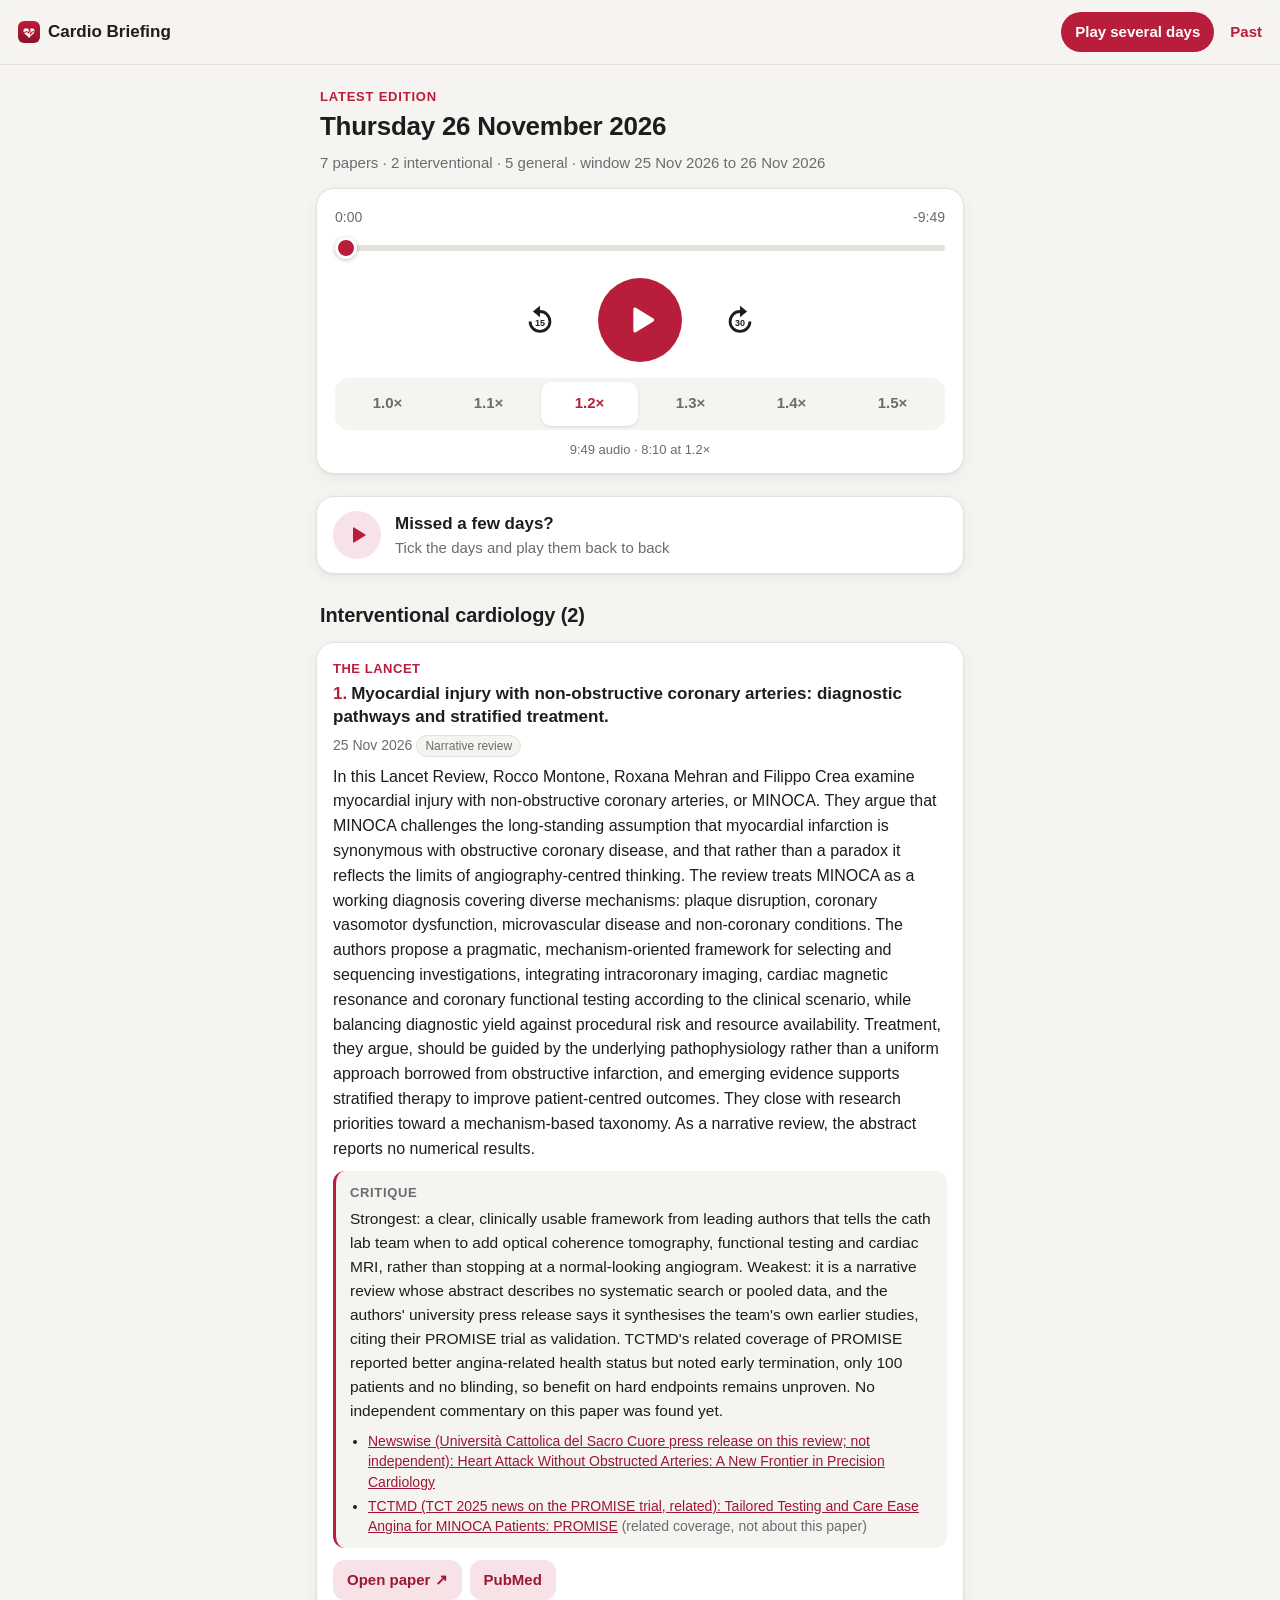
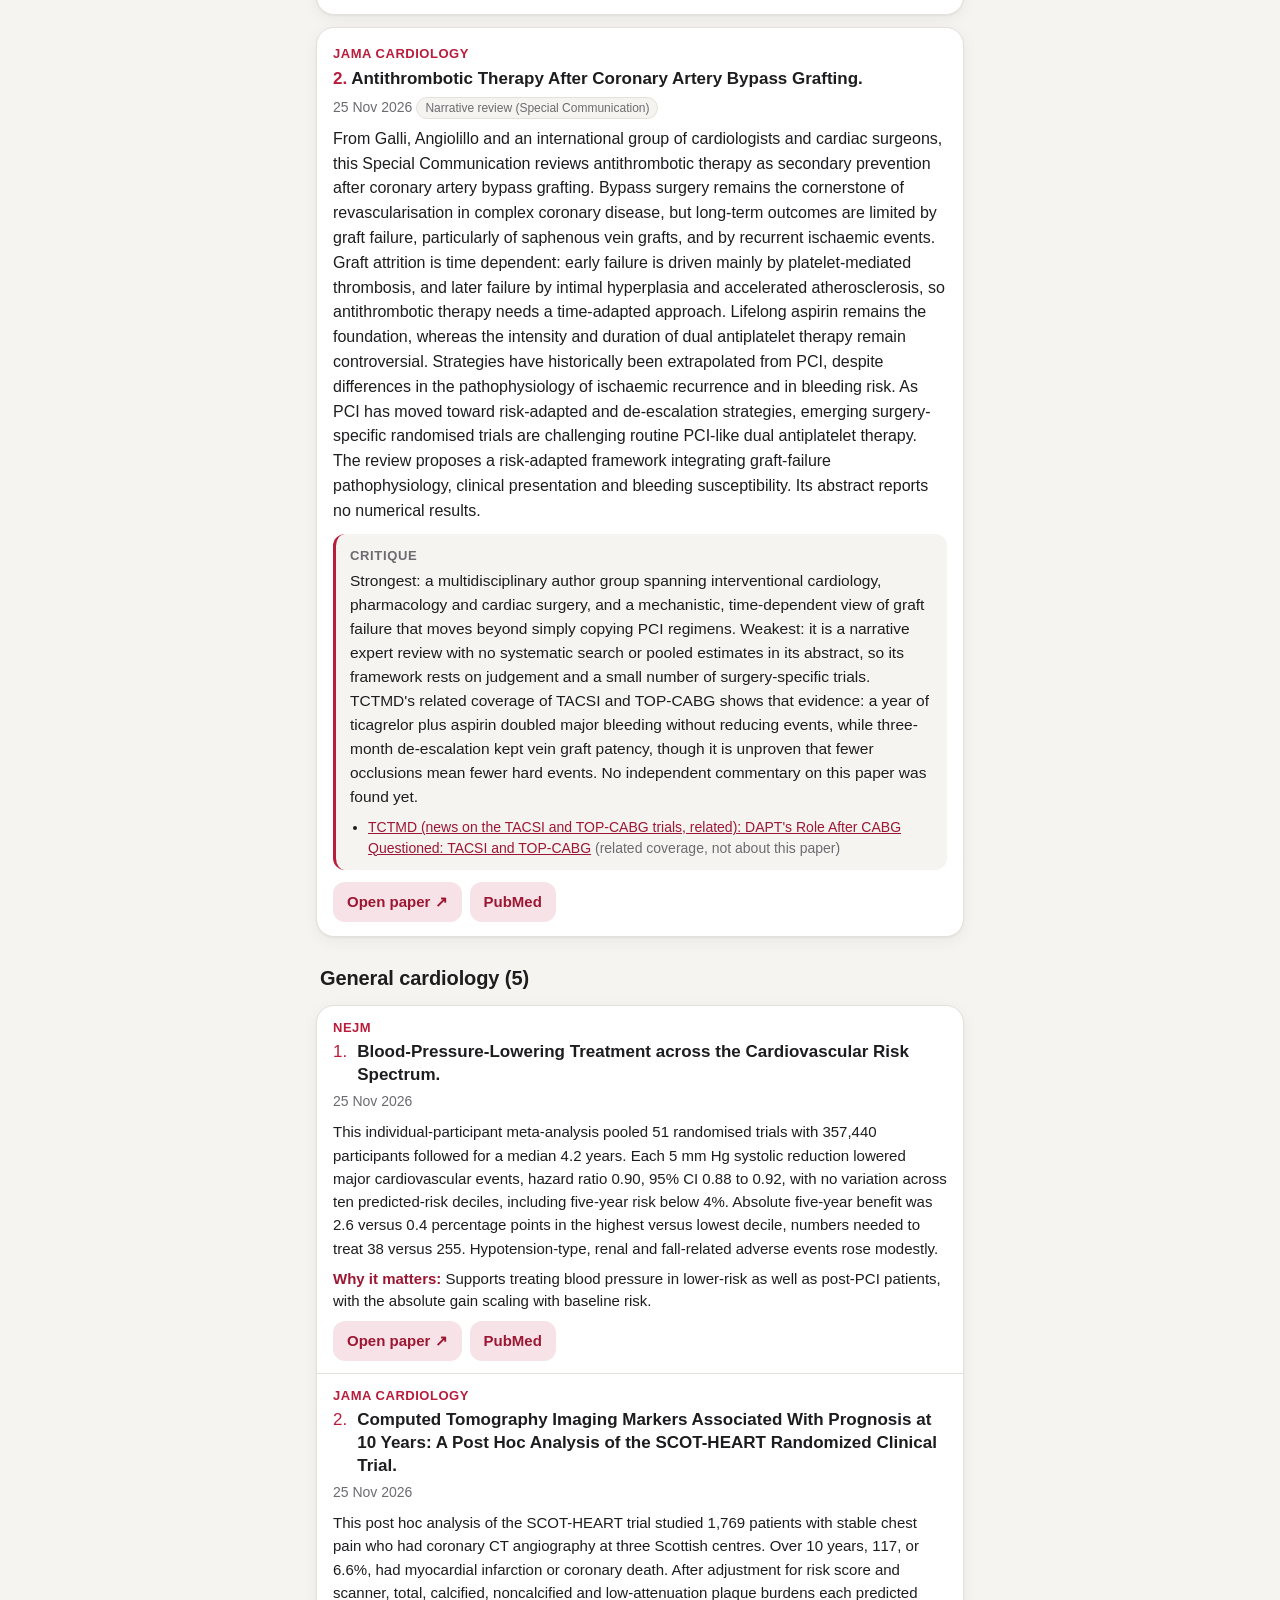
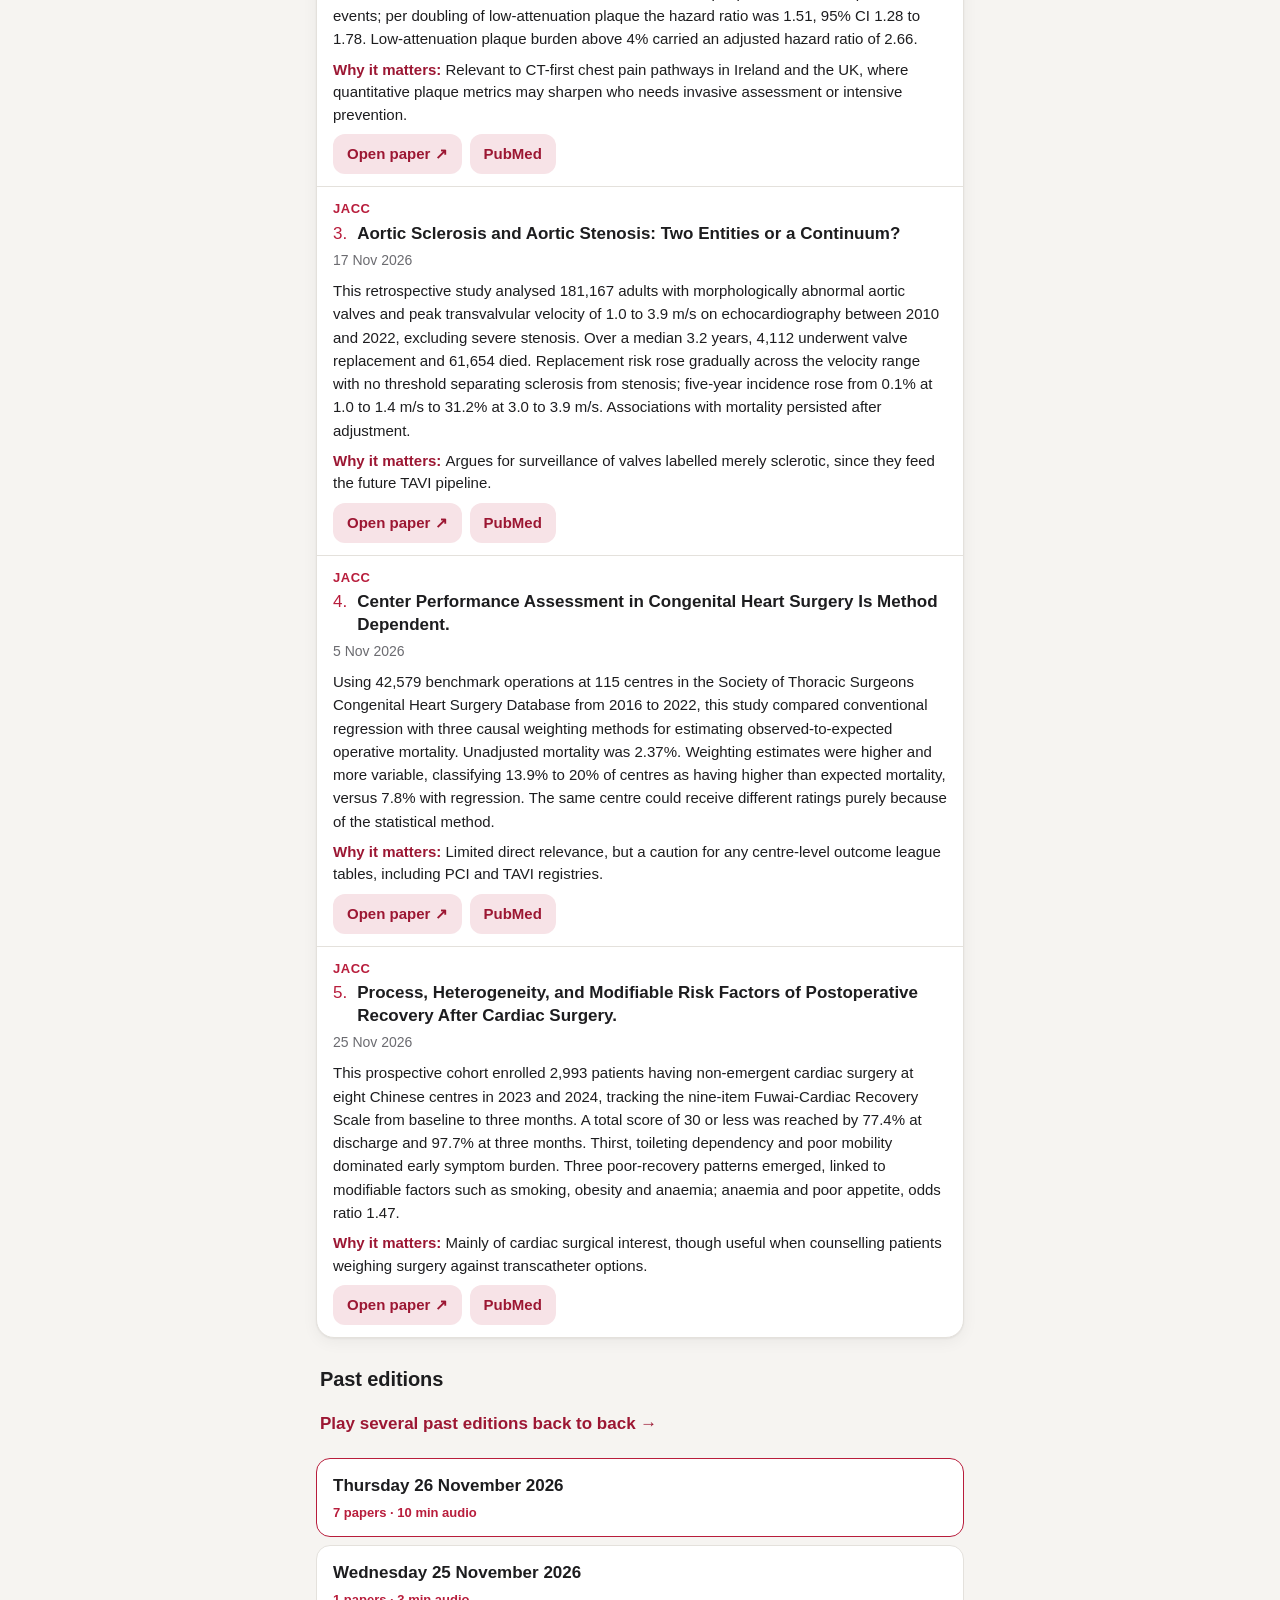
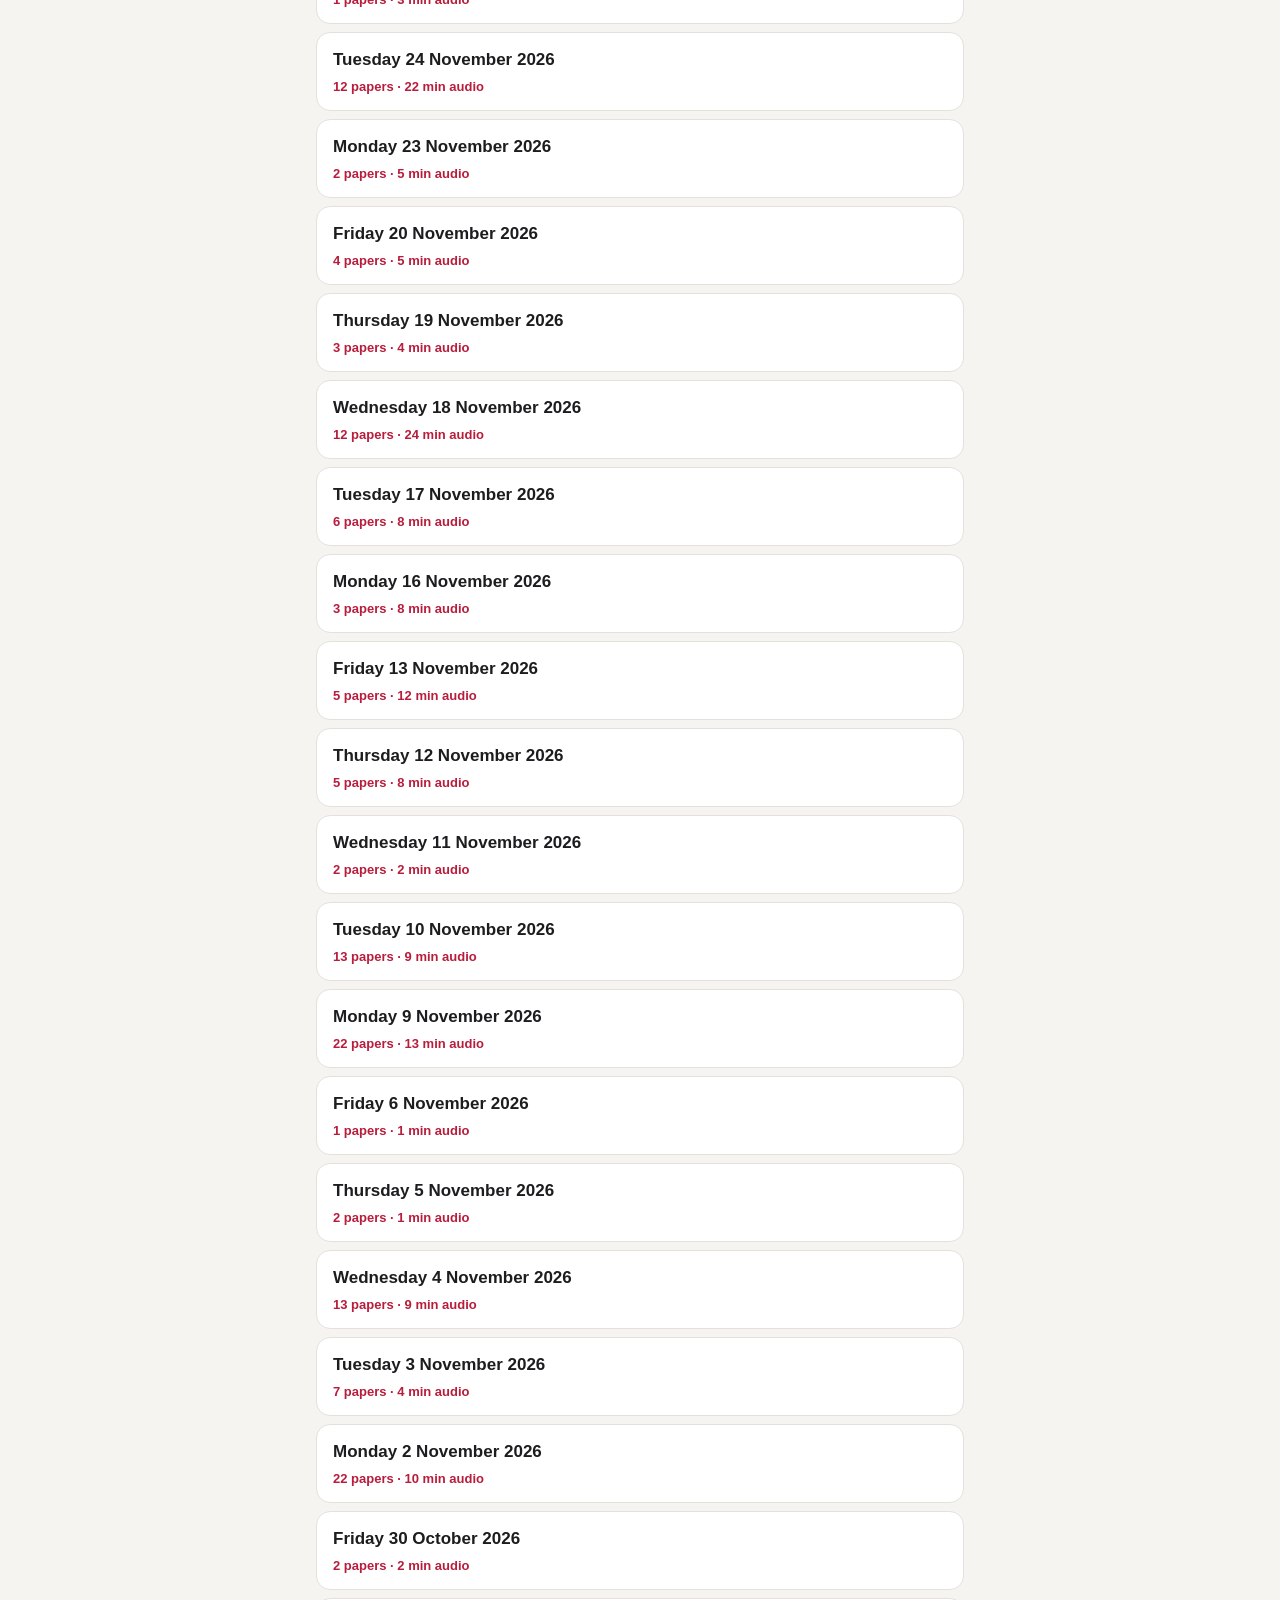
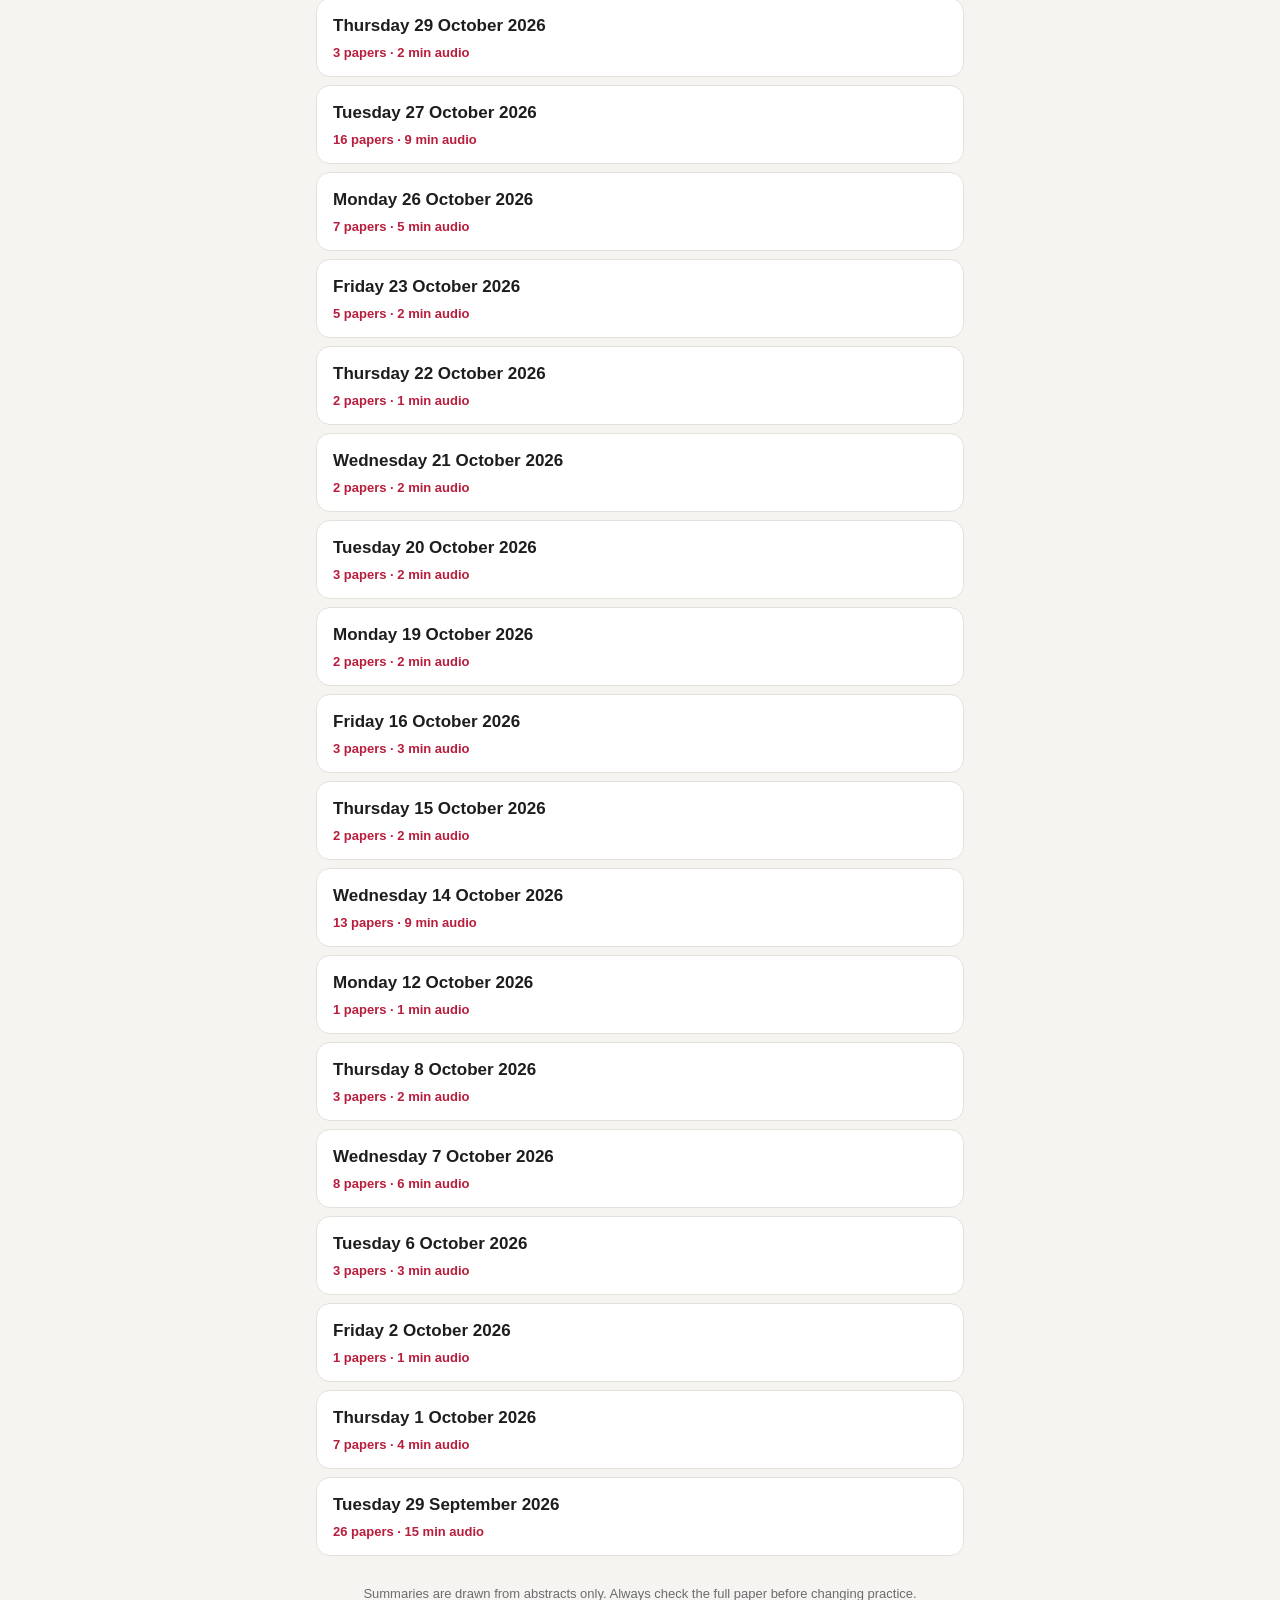
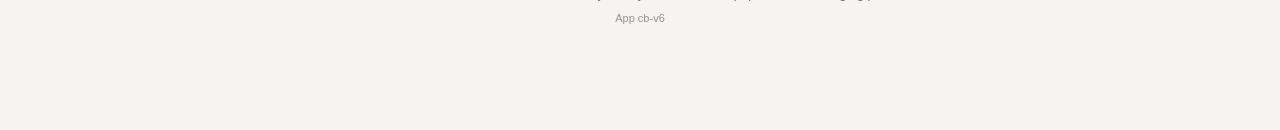
<file: index.html>
<!doctype html>
<html lang="en-IE">
<head>
  <meta charset="utf-8">
  <meta http-equiv="Content-Security-Policy" content="default-src 'none'; script-src 'self'; style-src 'self'; img-src 'self' data:; media-src 'self'; connect-src 'self'; manifest-src 'self'; worker-src 'self'; font-src 'self'; base-uri 'none'; form-action 'none'">
  <meta name="referrer" content="no-referrer">
  <meta name="viewport" content="width=device-width, initial-scale=1, viewport-fit=cover">
  <meta name="robots" content="noindex, nofollow">
  <title>Cardio Briefing</title>
  <meta name="description" content="Daily cardiology literature briefing">
  <meta name="theme-color" content="#f6f4f1" media="(prefers-color-scheme: light)">
  <meta name="theme-color" content="#15161a" media="(prefers-color-scheme: dark)">
  <meta name="color-scheme" content="light dark">
  <meta name="mobile-web-app-capable" content="yes">
  <meta name="apple-mobile-web-app-capable" content="yes">
  <meta name="apple-mobile-web-app-title" content="Cardio">
  <meta name="apple-mobile-web-app-status-bar-style" content="default">
  <link rel="manifest" href="manifest.json">
  <link rel="icon" type="image/png" sizes="32x32" href="icons/favicon-32.png">
  <link rel="apple-touch-icon" sizes="180x180" href="icons/apple-touch-icon.png">
  <link rel="stylesheet" href="style.css">
</head>
<body>
  <header class="topbar">
    <a class="brand" href="./" aria-label="Latest edition">
      <img src="icons/favicon-32.png" alt="" width="22" height="22"> Cardio Briefing
    </a>
    <nav class="topnav">
      <a class="topbar-play" href="playlist.html">Play several days</a>
      <a class="topbar-link" href="#past">Past</a>
    </nav>
  </header>

  <main id="main">
    <section id="edition" aria-live="polite">
      <div class="skeleton">Loading latest edition…</div>
    </section>

    <section class="card player" id="player" hidden aria-label="Audio briefing">
      <div class="times"><span id="cur">0:00</span><span id="left">-0:00</span></div>
      <input id="scrub" type="range" min="0" max="1000" step="1" value="0" aria-label="Seek">
      <div class="controls">
        <button id="back" class="round" aria-label="Back 15 seconds">
          <svg viewBox="0 0 24 24" aria-hidden="true"><path d="M12 5V2L7 6l5 4V7a6 6 0 1 1-6 6H4a8 8 0 1 0 8-8z"/><text x="12" y="16.3" text-anchor="middle">15</text></svg>
        </button>
        <button id="play" class="round big" aria-label="Play">
          <svg class="i-play" viewBox="0 0 24 24" aria-hidden="true"><path d="M8 5.5v13a1 1 0 0 0 1.5.86l10.5-6.5a1 1 0 0 0 0-1.72L9.5 4.64A1 1 0 0 0 8 5.5z"/></svg>
          <svg class="i-pause" viewBox="0 0 24 24" aria-hidden="true"><rect x="6" y="5" width="4" height="14" rx="1.2"/><rect x="14" y="5" width="4" height="14" rx="1.2"/></svg>
        </button>
        <button id="fwd" class="round" aria-label="Forward 30 seconds">
          <svg viewBox="0 0 24 24" aria-hidden="true"><path d="M12 5V2l5 4-5 4V7a6 6 0 1 0 6 6h2a8 8 0 1 1-8-8z"/><text x="12" y="16.3" text-anchor="middle">30</text></svg>
        </button>
      </div>
      <div class="speed" role="radiogroup" aria-label="Playback speed" id="speed"></div>
      <p class="audio-note" id="audio-note"></p>
      <audio id="audio" preload="metadata"></audio>
    </section>

    <a class="card playlist-cta" href="playlist.html">
      <span class="cta-icon" aria-hidden="true"><svg viewBox="0 0 24 24"><path d="M8 5.5v13a1 1 0 0 0 1.5.86l10.5-6.5a1 1 0 0 0 0-1.72L9.5 4.64A1 1 0 0 0 8 5.5z"/></svg></span>
      <span class="cta-text"><b>Missed a few days?</b><span>Tick the days and play them back to back</span></span>
    </a>

    <section id="digest"></section>

    <section id="past" class="past">
      <h2>Past editions</h2>
      <p class="past-cta"><a href="playlist.html">Play several past editions back to back →</a></p>
      <ol id="past-list" class="past-list"></ol>
    </section>

    <footer class="foot">
      Summaries are drawn from abstracts only. Always check the full paper before changing practice.
      <span class="ver" id="app-version"></span>
    </footer>
  </main>

  <div class="mini" id="mini" hidden>
    <button id="mini-play" class="round" aria-label="Play">
      <svg class="i-play" viewBox="0 0 24 24" aria-hidden="true"><path d="M8 5.5v13a1 1 0 0 0 1.5.86l10.5-6.5a1 1 0 0 0 0-1.72L9.5 4.64A1 1 0 0 0 8 5.5z"/></svg>
      <svg class="i-pause" viewBox="0 0 24 24" aria-hidden="true"><rect x="6" y="5" width="4" height="14" rx="1.2"/><rect x="14" y="5" width="4" height="14" rx="1.2"/></svg>
    </button>
    <button class="mini-info" id="mini-info" aria-label="Scroll to player">
      <span id="mini-title">Briefing</span><span id="mini-time">0:00</span>
    </button>
  </div>

  <script src="appupdate.js" defer></script>
  <script src="app.js" defer></script>
</body>
</html>
</file>
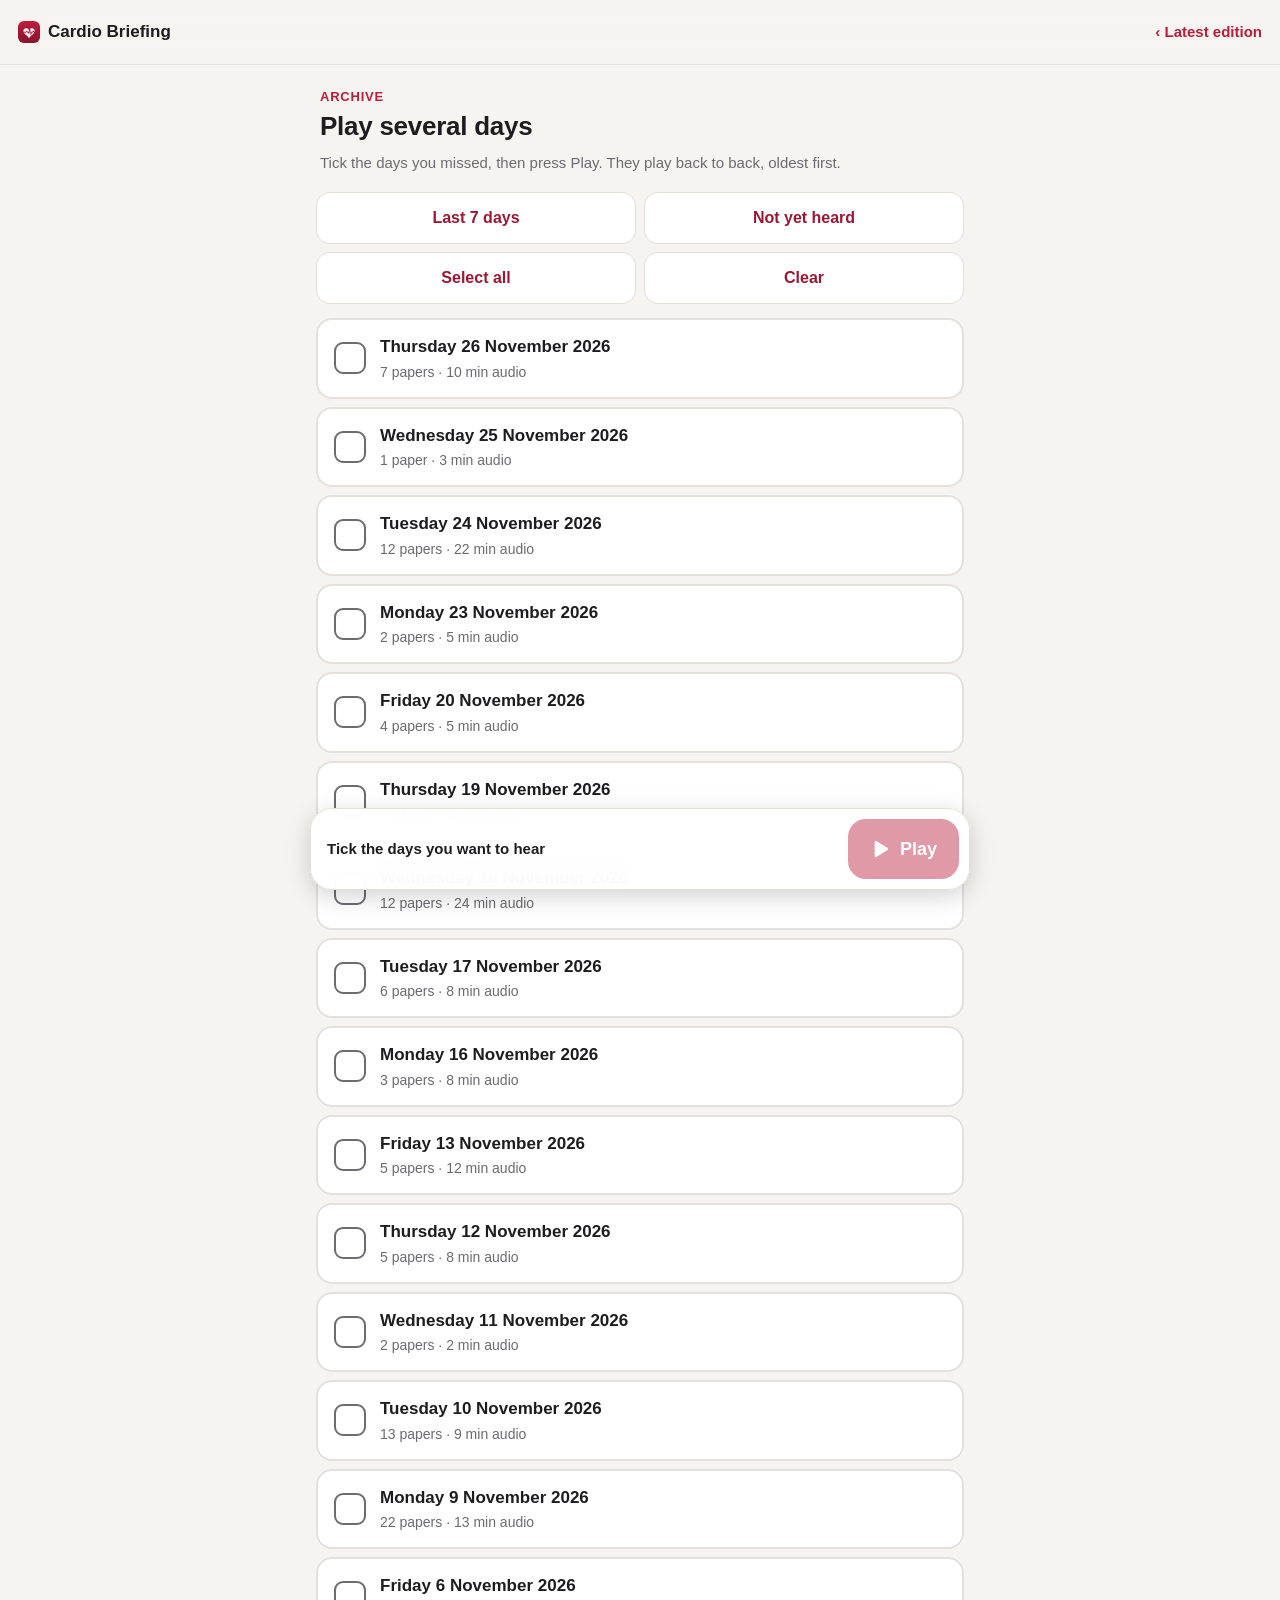
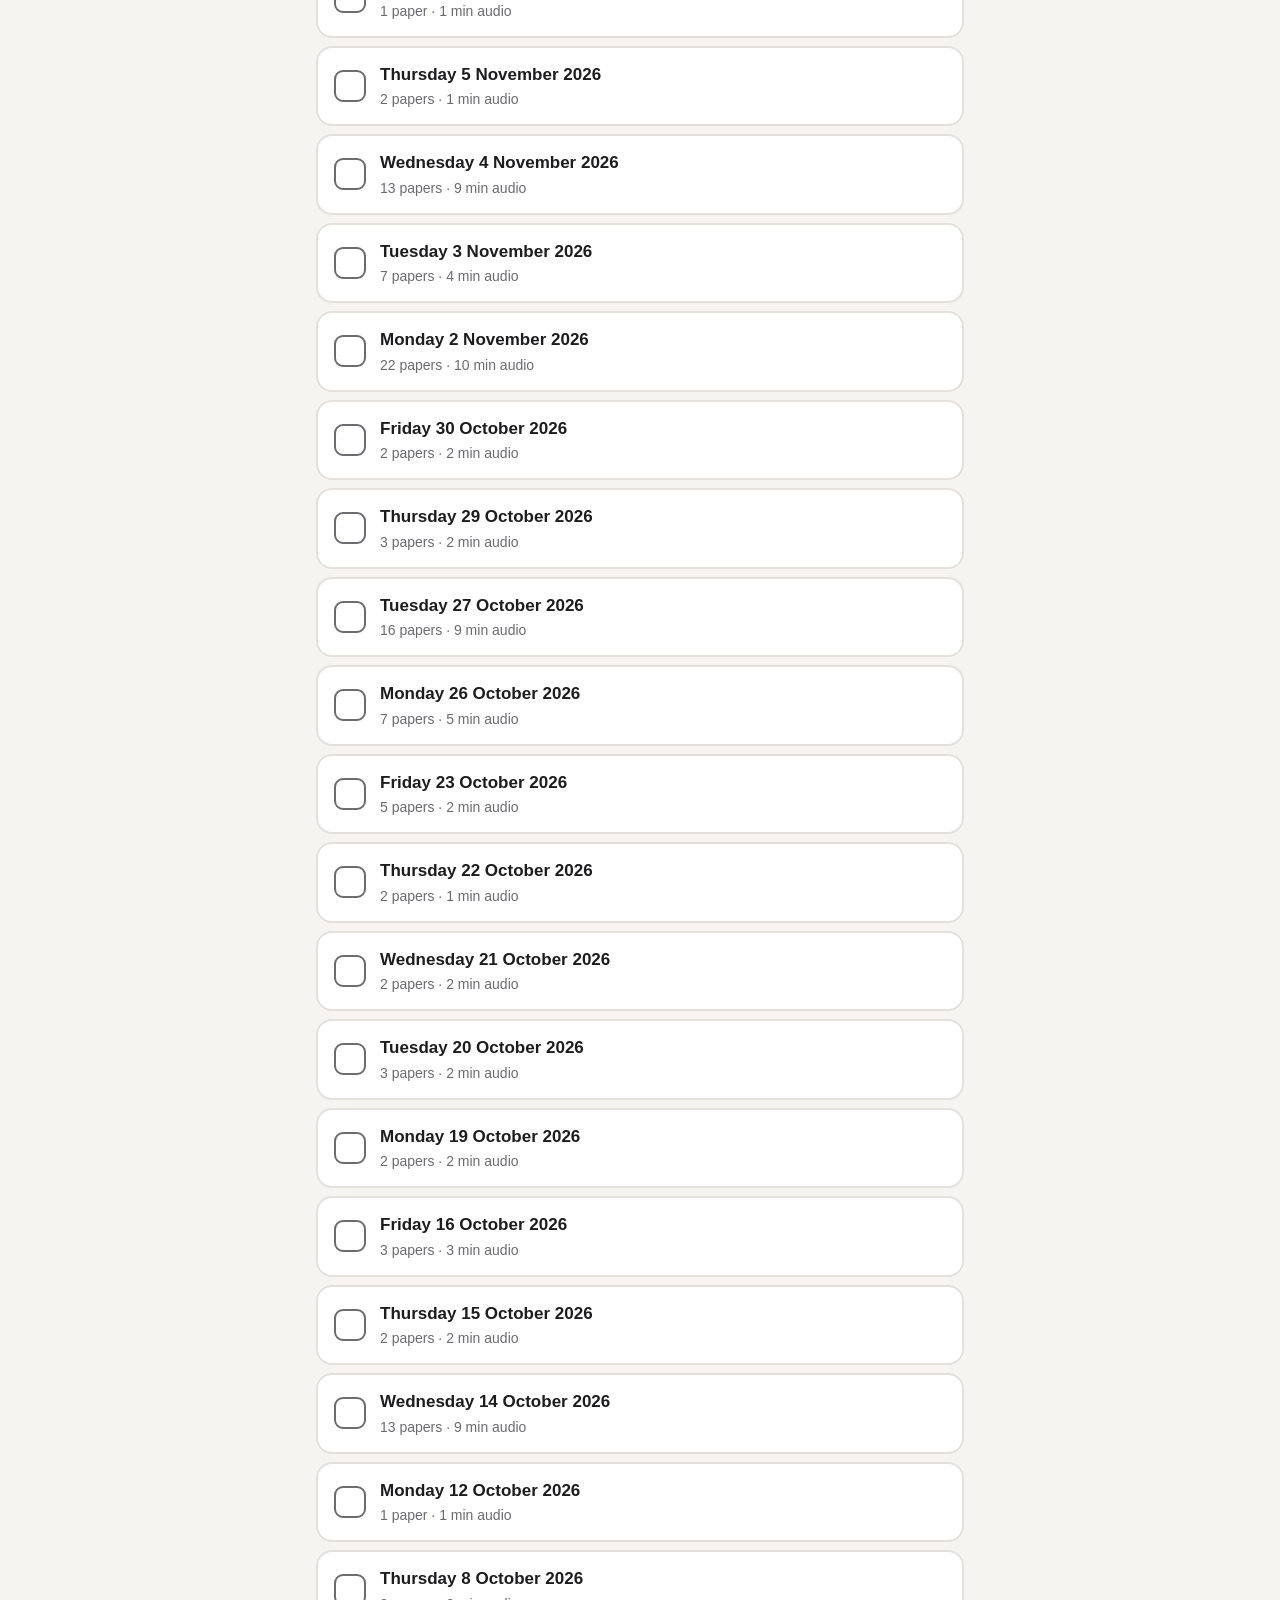
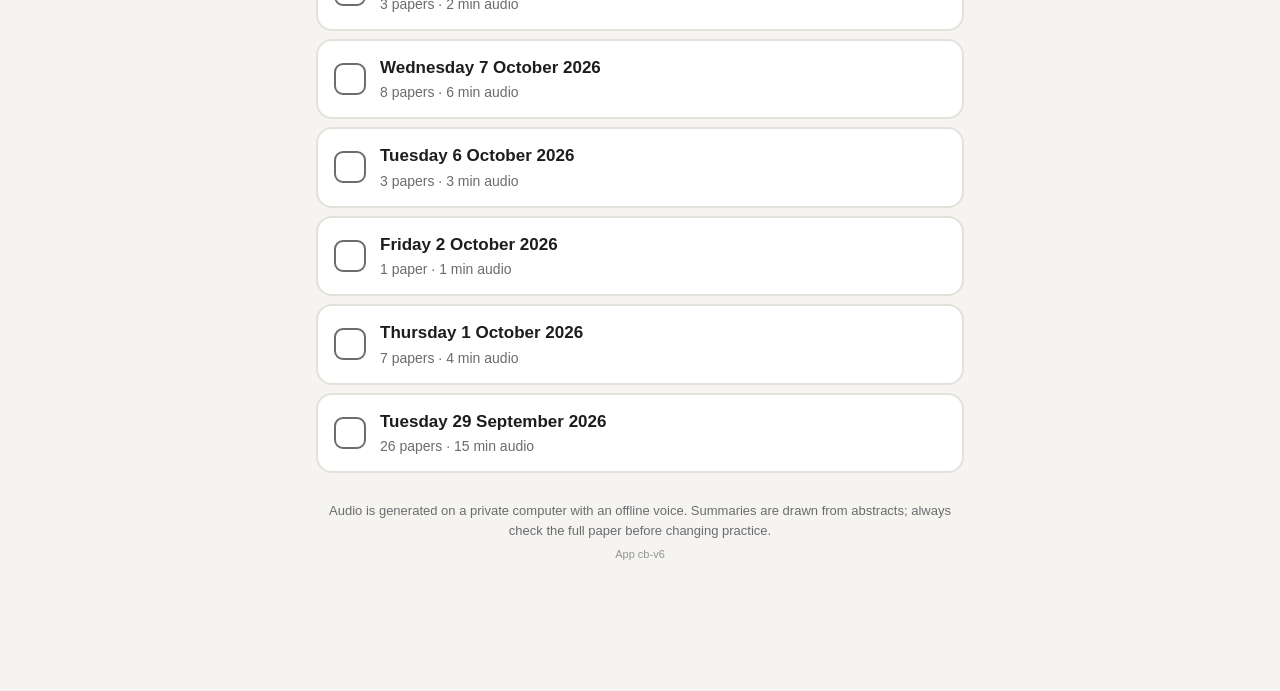
<file: playlist.html>
<!doctype html>
<html lang="en-IE">
<head>
  <meta charset="utf-8">
  <meta http-equiv="Content-Security-Policy" content="default-src 'none'; script-src 'self'; style-src 'self'; img-src 'self' data:; media-src 'self'; connect-src 'self'; manifest-src 'self'; worker-src 'self'; font-src 'self'; base-uri 'none'; form-action 'none'">
  <meta name="referrer" content="no-referrer">
  <meta name="viewport" content="width=device-width, initial-scale=1, viewport-fit=cover">
  <meta name="robots" content="noindex, nofollow">
  <title>Play several days · Cardio Briefing</title>
  <meta name="theme-color" content="#f6f4f1" media="(prefers-color-scheme: light)">
  <meta name="theme-color" content="#15161a" media="(prefers-color-scheme: dark)">
  <meta name="color-scheme" content="light dark">
  <meta name="apple-mobile-web-app-capable" content="yes">
  <meta name="apple-mobile-web-app-title" content="Cardio">
  <link rel="manifest" href="manifest.json">
  <link rel="icon" type="image/png" sizes="32x32" href="icons/favicon-32.png">
  <link rel="apple-touch-icon" sizes="180x180" href="icons/apple-touch-icon.png">
  <link rel="stylesheet" href="style.css">
</head>
<body class="pl-page">
  <header class="topbar">
    <a class="brand" href="./" aria-label="Back to the latest edition">
      <img src="icons/favicon-32.png" alt="" width="22" height="22"> Cardio Briefing
    </a>
    <a class="topbar-link back-link" href="./">‹ Latest edition</a>
  </header>

  <main id="main">
    <div class="ed-head">
      <p class="ed-kicker">Archive</p>
      <h1 class="ed-title">Play several days</h1>
      <p class="ed-meta">Tick the days you missed, then press Play. They play back to back, oldest first.</p>
    </div>

    <section class="card player pl-player" id="pl-player" hidden aria-label="Playlist player">
      <p class="pl-now-k" id="pl-now-k">Now playing</p>
      <p class="pl-now" id="pl-now">–</p>
      <div class="times"><span id="cur">0:00</span><span id="left">-0:00</span></div>
      <input id="scrub" type="range" min="0" max="1000" step="1" value="0" aria-label="Seek">
      <div class="controls pl-controls">
        <button id="prev" class="round" aria-label="Previous day">
          <svg viewBox="0 0 24 24" aria-hidden="true"><path d="M6 5h2v14H6zM19 5.8v12.4a.8.8 0 0 1-1.24.67L9.5 13.2a1.4 1.4 0 0 1 0-2.4l8.26-5.67A.8.8 0 0 1 19 5.8z"/></svg>
        </button>
        <button id="back" class="round" aria-label="Back 15 seconds">
          <svg viewBox="0 0 24 24" aria-hidden="true"><path d="M12 5V2L7 6l5 4V7a6 6 0 1 1-6 6H4a8 8 0 1 0 8-8z"/><text x="12" y="16.3" text-anchor="middle">15</text></svg>
        </button>
        <button id="play" class="round big" aria-label="Play">
          <svg class="i-play" viewBox="0 0 24 24" aria-hidden="true"><path d="M8 5.5v13a1 1 0 0 0 1.5.86l10.5-6.5a1 1 0 0 0 0-1.72L9.5 4.64A1 1 0 0 0 8 5.5z"/></svg>
          <svg class="i-pause" viewBox="0 0 24 24" aria-hidden="true"><rect x="6" y="5" width="4" height="14" rx="1.2"/><rect x="14" y="5" width="4" height="14" rx="1.2"/></svg>
        </button>
        <button id="fwd" class="round" aria-label="Forward 30 seconds">
          <svg viewBox="0 0 24 24" aria-hidden="true"><path d="M12 5V2l5 4-5 4V7a6 6 0 1 0 6 6h2a8 8 0 1 1-8-8z"/><text x="12" y="16.3" text-anchor="middle">30</text></svg>
        </button>
        <button id="next" class="round" aria-label="Next day">
          <svg viewBox="0 0 24 24" aria-hidden="true"><path d="M16 5h2v14h-2zM5 5.8v12.4a.8.8 0 0 0 1.24.67l8.26-5.67a1.4 1.4 0 0 0 0-2.4L6.24 5.13A.8.8 0 0 0 5 5.8z"/></svg>
        </button>
      </div>
      <div class="speed" role="radiogroup" aria-label="Playback speed" id="speed"></div>
      <p class="audio-note" id="audio-note"></p>
      <audio id="audio" preload="auto"></audio>
    </section>

    <div class="pl-helpers" role="group" aria-label="Quick select">
      <button type="button" id="sel-7">Last 7 days</button>
      <button type="button" id="sel-unheard">Not yet heard</button>
      <button type="button" id="sel-all">Select all</button>
      <button type="button" id="sel-none">Clear</button>
    </div>

    <ul id="pl-list" class="pl-list" aria-label="Editions"><li class="skeleton">Loading editions…</li></ul>

    <footer class="foot">Audio is generated on a private computer with an offline voice. Summaries are drawn from abstracts; always check the full paper before changing practice. <span class="ver" id="app-version"></span></footer>
  </main>

  <div class="pl-bar" id="pl-bar">
    <p class="pl-sel" id="pl-sel">No days selected</p>
    <button type="button" class="pl-go" id="pl-go" disabled>
      <svg viewBox="0 0 24 24" aria-hidden="true"><path d="M8 5.5v13a1 1 0 0 0 1.5.86l10.5-6.5a1 1 0 0 0 0-1.72L9.5 4.64A1 1 0 0 0 8 5.5z"/></svg>
      <span id="pl-go-t">Play</span>
    </button>
  </div>

  <script src="appupdate.js" defer></script>
  <script src="playlist.js" defer></script>
</body>
</html>
</file>
<file: style.css>
:root {
  --bg: #f6f4f1;
  --card: #ffffff;
  --text: #1d1d1f;
  --muted: #6b6b70;
  --line: #e4e1dc;
  --accent: #b81d3c;
  --accent-soft: #f7e3e7;
  --accent-text: #ffffff;
  --link: #9c1733;
  --shadow: 0 1px 2px rgba(0,0,0,.05), 0 4px 16px rgba(0,0,0,.05);
  --radius: 18px;
  --safe-b: env(safe-area-inset-bottom, 0px);
  color-scheme: light dark;
}
@media (prefers-color-scheme: dark) {
  :root {
    --bg: #15161a;
    --card: #1f2026;
    --text: #ececef;
    --muted: #9d9ea6;
    --line: #2e3038;
    --accent: #ff5c7a;
    --accent-soft: #3a1f27;
    --accent-text: #1a0a0e;
    --link: #ff8aa0;
    --shadow: none;
  }
}
* { box-sizing: border-box; }
html { -webkit-text-size-adjust: 100%; scroll-behavior: smooth; }
body {
  margin: 0; background: var(--bg); color: var(--text);
  font: 17px/1.5 -apple-system, BlinkMacSystemFont, "SF Pro Text", "Segoe UI", Roboto, "Helvetica Neue", Arial, sans-serif;
  padding-bottom: calc(96px + var(--safe-b));
}
a { color: var(--link); }
button { font: inherit; color: inherit; }
[hidden] { display: none !important; }

.topbar {
  position: sticky; top: 0; z-index: 10;
  display: flex; align-items: center; justify-content: space-between;
  padding: calc(env(safe-area-inset-top, 0px) + 10px) 18px 10px;
  background: color-mix(in srgb, var(--bg) 88%, transparent);
  -webkit-backdrop-filter: saturate(1.6) blur(14px); backdrop-filter: saturate(1.6) blur(14px);
  border-bottom: 1px solid var(--line);
}
.brand { display: flex; align-items: center; gap: 8px; font-weight: 650; color: var(--text); text-decoration: none; min-height: 44px; }
.brand img { border-radius: 6px; }
.topbar-link { color: var(--accent); text-decoration: none; font-size: 15px; font-weight: 550; min-height: 44px; display: flex; align-items: center; padding-left: 12px; }

main { max-width: 680px; margin: 0 auto; padding: 16px 16px 0; }

.skeleton { padding: 48px 8px; color: var(--muted); text-align: center; }
.error { padding: 24px; background: var(--card); border-radius: var(--radius); }

.ed-head { padding: 6px 4px 14px; }
.ed-kicker { font-size: 13px; letter-spacing: .06em; text-transform: uppercase; color: var(--accent); font-weight: 650; margin: 0 0 4px; }
.ed-title { margin: 0; font-size: 26px; line-height: 1.2; letter-spacing: -.01em; font-weight: 720; }
.ed-title .journals { display: block; font-size: 16px; line-height: 1.4; font-weight: 500; color: var(--muted); margin-top: 6px; letter-spacing: 0; }
.ed-meta { margin: 10px 0 0; color: var(--muted); font-size: 15px; }
.chips { display: flex; flex-wrap: wrap; gap: 6px; margin-top: 10px; }
.chip { background: var(--accent-soft); color: var(--link); padding: 3px 10px; border-radius: 99px; font-size: 13px; font-weight: 600; }

.card { background: var(--card); border-radius: var(--radius); box-shadow: var(--shadow); border: 1px solid var(--line); }

/* Player */
.player { padding: 18px 18px 14px; margin-bottom: 22px; }
.times { display: flex; justify-content: space-between; font-variant-numeric: tabular-nums; color: var(--muted); font-size: 14px; }
input[type=range] {
  -webkit-appearance: none; appearance: none; width: 100%; height: 36px; background: transparent; margin: 2px 0 6px;
  --p: 0%;
}
input[type=range]::-webkit-slider-runnable-track {
  height: 6px; border-radius: 3px;
  background: linear-gradient(to right, var(--accent) var(--p), var(--line) var(--p));
}
input[type=range]::-webkit-slider-thumb {
  -webkit-appearance: none; width: 22px; height: 22px; border-radius: 50%; margin-top: -8px;
  background: var(--accent); border: 3px solid var(--card); box-shadow: 0 1px 4px rgba(0,0,0,.25);
}
input[type=range]::-moz-range-track { height: 6px; border-radius: 3px; background: var(--line); }
input[type=range]::-moz-range-progress { height: 6px; border-radius: 3px; background: var(--accent); }
input[type=range]::-moz-range-thumb { width: 18px; height: 18px; border-radius: 50%; background: var(--accent); border: 3px solid var(--card); }

.controls { display: flex; align-items: center; justify-content: center; gap: 28px; margin: 4px 0 16px; }
.round {
  border: 0; background: transparent; border-radius: 50%; width: 60px; height: 60px; display: grid; place-items: center;
  cursor: pointer; -webkit-tap-highlight-color: transparent; touch-action: manipulation;
}
.round svg { width: 34px; height: 34px; fill: var(--text); }
.round svg text { font-size: 6.4px; font-weight: 700; fill: var(--text); font-family: inherit; }
.round:active { transform: scale(.94); }
.round.big { width: 84px; height: 84px; background: var(--accent); }
.round.big svg { width: 40px; height: 40px; fill: var(--accent-text); }
.i-pause { display: none; }
.playing .i-play { display: none; }
.playing .i-pause { display: block; }

.speed { display: grid; grid-template-columns: repeat(6, 1fr); gap: 4px; background: var(--bg); padding: 4px; border-radius: 14px; }
.speed button {
  border: 0; background: transparent; min-height: 44px; border-radius: 10px; font-weight: 600; font-size: 15px;
  color: var(--muted); cursor: pointer; font-variant-numeric: tabular-nums; touch-action: manipulation;
}
.speed button[aria-checked=true] { background: var(--card); color: var(--accent); box-shadow: 0 1px 3px rgba(0,0,0,.12); }
.audio-note { margin: 10px 2px 0; font-size: 13px; color: var(--muted); text-align: center; min-height: 1em; }

/* Digest */
h2 { font-size: 20px; margin: 26px 4px 12px; letter-spacing: -.005em; }
.paper { padding: 16px 16px 14px; margin-bottom: 12px; }
.paper h3 { font-size: 17px; line-height: 1.35; margin: 0 0 6px; font-weight: 650; }
.paper h3 a { color: var(--text); text-decoration: none; }
.paper .src { font-size: 14px; color: var(--muted); margin: 0 0 8px; }
.paper .src b { color: var(--link); font-weight: 600; }
.paper .type { display: inline-block; font-size: 12px; background: var(--bg); border: 1px solid var(--line); padding: 1px 8px; border-radius: 99px; margin-left: 4px; white-space: nowrap; }
.paper p.sum { margin: 0 0 10px; font-size: 16px; line-height: 1.55; }
.paper p.sum.na { color: var(--muted); font-style: italic; }
.links { display: flex; flex-wrap: wrap; gap: 8px; }
.links a {
  display: inline-flex; align-items: center; min-height: 40px; padding: 0 14px; border-radius: 12px;
  background: var(--accent-soft); color: var(--link); text-decoration: none; font-weight: 600; font-size: 15px;
}
.num { color: var(--accent); font-variant-numeric: tabular-nums; margin-right: 4px; }
.gsum { padding: 16px; font-size: 16px; line-height: 1.6; margin-bottom: 12px; }
.gsum p { margin: 0; }
.glist { list-style: none; margin: 0; padding: 0; }
.glist li { border-top: 1px solid var(--line); }
.glist li:first-child { border-top: 0; }
.glist .g { padding: 12px 16px; }
.glist .g a.t { color: var(--text); text-decoration: none; font-weight: 600; display: block; line-height: 1.35; }
.glist .g .src { font-size: 14px; color: var(--muted); margin-top: 4px; }
.glist details { margin-top: 6px; font-size: 15px; }
.glist summary { color: var(--link); cursor: pointer; font-weight: 600; min-height: 32px; display: flex; align-items: center; }
.glist details p { margin: 4px 0 0; line-height: 1.55; }
.glist .g .gt { display: flex; gap: 6px; align-items: baseline; }
.glist .g .gt .num { flex: none; }
.glist .g .gs { margin: 8px 0 0; font-size: 15px; line-height: 1.55; }
.glist .g .gs.na { color: var(--muted); font-style: italic; }
.glist .g .links { margin-top: 8px; }
.also { font-size: 13px; color: var(--muted); }

/* Past editions */
.past-list { list-style: none; padding: 0; margin: 0; }
.past-list li + li { margin-top: 8px; }
.past-list a {
  display: block; padding: 14px 16px; background: var(--card); border: 1px solid var(--line); border-radius: 14px;
  text-decoration: none; color: var(--text); min-height: 56px;
}
.past-list a[aria-current=true] { border-color: var(--accent); }
.past-list .d { font-weight: 650; display: block; }
.past-list .j { color: var(--muted); font-size: 14px; display: block; margin-top: 2px; }
.past-list .n { color: var(--accent); font-size: 13px; font-weight: 600; margin-top: 4px; display: block; }

.foot { color: var(--muted); font-size: 13px; text-align: center; padding: 28px 12px 8px; }

/* Mini player */
.mini {
  position: fixed; left: 10px; right: 10px; bottom: calc(10px + var(--safe-b)); z-index: 20;
  display: flex; align-items: center; gap: 6px; padding: 6px 10px 6px 6px; max-width: 660px; margin: 0 auto;
  background: color-mix(in srgb, var(--card) 92%, transparent);
  -webkit-backdrop-filter: blur(16px); backdrop-filter: blur(16px);
  border: 1px solid var(--line); border-radius: 20px; box-shadow: 0 6px 24px rgba(0,0,0,.18);
}
.mini .round { width: 52px; height: 52px; background: var(--accent); flex: none; }
.mini .round svg { fill: var(--accent-text); width: 28px; height: 28px; }
.mini-info { flex: 1; min-width: 0; border: 0; background: transparent; text-align: left; display: flex; flex-direction: column; min-height: 52px; justify-content: center; cursor: pointer; }
.mini-info span:first-child { font-weight: 600; font-size: 15px; white-space: nowrap; overflow: hidden; text-overflow: ellipsis; }
.mini-info span:last-child { font-size: 13px; color: var(--muted); font-variant-numeric: tabular-nums; }
.paper h3, .glist .g .t, .past-list .j { overflow-wrap: break-word; word-break: break-word; }

/* Format 2: journal named per paper, critique, relevance */
.jrnl { margin: 0 0 4px; font-size: 13px; font-weight: 700; letter-spacing: .04em; text-transform: uppercase; color: var(--accent); }
.glist .g .jrnl { margin-bottom: 2px; }
.crit { margin: 4px 0 12px; padding: 12px 14px; border-radius: 12px; background: var(--bg); border-left: 3px solid var(--accent); }
.crit-h { margin: 0 0 4px; font-size: 13px; font-weight: 700; letter-spacing: .05em; text-transform: uppercase; color: var(--muted); }
.crit-t { margin: 0; font-size: 15.5px; line-height: 1.55; }
.crit-src { margin: 8px 0 0; padding-left: 18px; font-size: 14px; line-height: 1.45; }
.crit-src li + li { margin-top: 4px; }
.crit-src .kind { color: var(--muted); }
.rel { margin: 8px 0 0; font-size: 15px; line-height: 1.5; }
.rel b { color: var(--link); font-weight: 650; }

/* Links to the playlist page */
.topnav { display: flex; align-items: center; gap: 4px; }
.topbar-play { color: var(--accent-text); background: var(--accent); text-decoration: none; font-size: 15px; font-weight: 650;
  min-height: 40px; display: flex; align-items: center; padding: 0 14px; border-radius: 99px; }
.playlist-cta { display: flex; align-items: center; gap: 14px; padding: 14px 16px; margin: 0 0 8px; text-decoration: none; color: var(--text); min-height: 72px; }
.cta-icon { flex: none; width: 48px; height: 48px; border-radius: 50%; background: var(--accent-soft); display: grid; place-items: center; }
.cta-icon svg { width: 24px; height: 24px; fill: var(--accent); }
.cta-text { display: flex; flex-direction: column; }
.cta-text span { color: var(--muted); font-size: 15px; }
.past-cta { margin: -4px 4px 12px; }
.past-cta a { font-weight: 600; text-decoration: none; display: inline-flex; min-height: 44px; align-items: center; }

/* Playlist page */
.pl-page { padding-bottom: calc(120px + var(--safe-b)); }
.back-link { font-weight: 600; }
.pl-player { margin-top: 4px; }
.pl-now-k { margin: 0; font-size: 13px; font-weight: 700; letter-spacing: .05em; text-transform: uppercase; color: var(--accent); }
.pl-now { margin: 2px 0 10px; font-size: 21px; font-weight: 700; line-height: 1.25; }
.pl-controls { gap: 6px; justify-content: space-between; }
.pl-controls .round { width: 56px; height: 56px; }
.pl-controls .round.big { width: 80px; height: 80px; }
.round:disabled { opacity: .35; }
.pl-helpers { display: grid; grid-template-columns: repeat(2, 1fr); gap: 8px; margin: 4px 0 14px; }
.pl-helpers button {
  min-height: 52px; border-radius: 14px; border: 1px solid var(--line); background: var(--card); font-weight: 650;
  font-size: 16px; color: var(--link); cursor: pointer; touch-action: manipulation; -webkit-tap-highlight-color: transparent;
}
.pl-helpers button:active { transform: scale(.98); }
.pl-list { list-style: none; margin: 0; padding: 0; }
.pl-row + .pl-row { margin-top: 8px; }
.pl-label {
  display: flex; align-items: center; gap: 14px; padding: 14px 16px; min-height: 72px; cursor: pointer;
  background: var(--card); border: 2px solid var(--line); border-radius: 16px;
  -webkit-tap-highlight-color: transparent; touch-action: manipulation; user-select: none; -webkit-user-select: none;
}
.pl-row.on .pl-label { border-color: var(--accent); background: color-mix(in srgb, var(--accent-soft) 45%, var(--card)); }
.pl-row.cur .pl-label { box-shadow: 0 0 0 3px var(--accent-soft); }
.pl-cb { position: absolute; opacity: 0; width: 1px; height: 1px; pointer-events: none; }
.pl-box {
  flex: none; width: 32px; height: 32px; border-radius: 9px; border: 2px solid var(--muted); display: grid; place-items: center;
  background: var(--card);
}
.pl-row.on .pl-box { background: var(--accent); border-color: var(--accent); }
.pl-row.on .pl-box::after {
  content: ""; width: 9px; height: 16px; border: solid var(--accent-text); border-width: 0 3px 3px 0; transform: translateY(-2px) rotate(45deg);
}
.pl-cb:focus-visible + .pl-box { outline: 3px solid var(--accent); outline-offset: 2px; }
.pl-cb:disabled + .pl-box { opacity: .3; }
.pl-txt { display: flex; flex-direction: column; min-width: 0; }
.pl-d { font-weight: 650; font-size: 17px; }
.pl-m { color: var(--muted); font-size: 14px; margin-top: 2px; display: flex; flex-wrap: wrap; gap: 6px; align-items: center; }
.badge { font-size: 12px; font-weight: 700; padding: 1px 8px; border-radius: 99px; background: var(--bg); border: 1px solid var(--line); color: var(--muted); }
.badge.now { background: var(--accent); color: var(--accent-text); border-color: var(--accent); }
.badge.heard { color: var(--link); }
.pl-bar {
  position: fixed; left: 10px; right: 10px; bottom: calc(10px + var(--safe-b)); z-index: 20; max-width: 660px; margin: 0 auto;
  display: flex; align-items: center; gap: 10px; padding: 10px 10px 10px 16px;
  background: color-mix(in srgb, var(--card) 94%, transparent); -webkit-backdrop-filter: blur(16px); backdrop-filter: blur(16px);
  border: 1px solid var(--line); border-radius: 22px; box-shadow: 0 6px 24px rgba(0,0,0,.18);
}
.pl-sel { flex: 1; margin: 0; font-size: 15px; font-weight: 600; line-height: 1.3; }
.pl-go {
  flex: none; display: flex; align-items: center; gap: 8px; min-height: 60px; padding: 0 22px 0 18px; border: 0; border-radius: 18px;
  background: var(--accent); color: var(--accent-text); font-size: 18px; font-weight: 750; cursor: pointer;
  touch-action: manipulation; -webkit-tap-highlight-color: transparent;
}
.pl-go svg { width: 26px; height: 26px; fill: var(--accent-text); }
.pl-go.playing svg { display: none; }
.pl-go:disabled { opacity: .45; }
.pl-go:active { transform: scale(.97); }
.foot .ver { display: block; margin-top: 6px; font-size: 11px; opacity: .7; }
</file>
